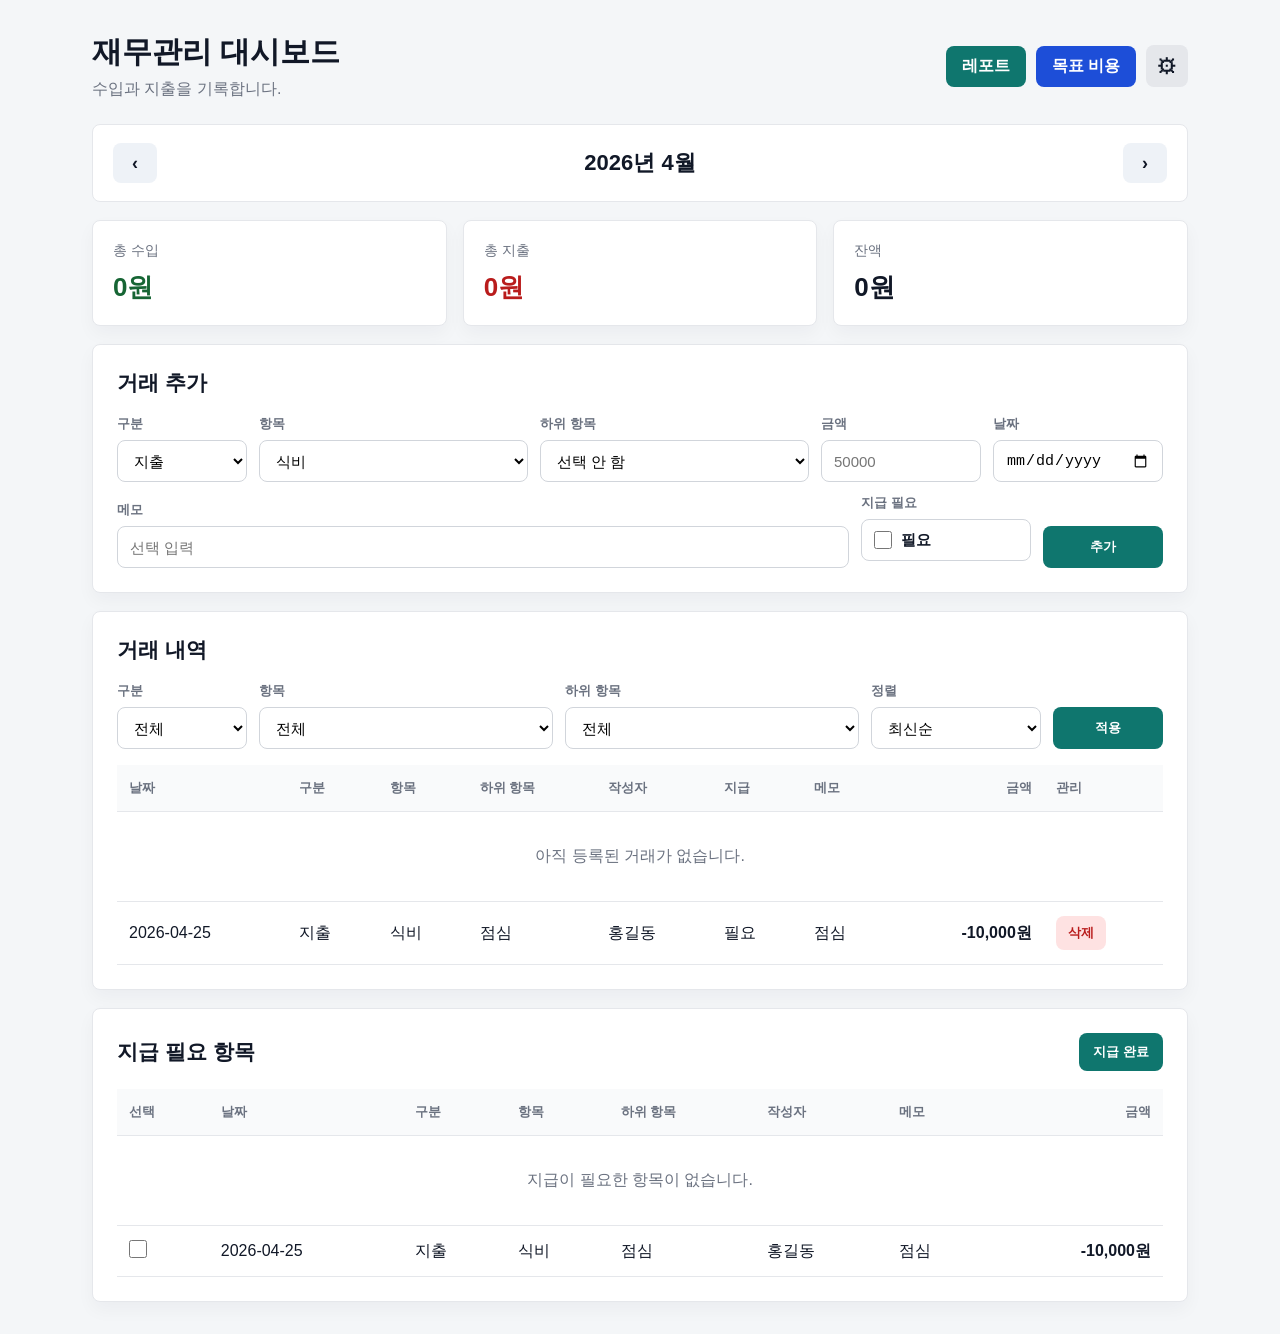
<file: src/main/resources/templates/dashboard.html>
<!DOCTYPE html>
<html lang="ko" xmlns:th="http://www.thymeleaf.org">
<head>
    <meta charset="UTF-8">
    <meta name="viewport" content="width=device-width, initial-scale=1.0">
    <title>대시보드</title>

    <style>
        :root {
            --bg: #f4f6f8;
            --panel: #ffffff;
            --line: #e5e7eb;
            --text: #111827;
            --muted: #6b7280;
            --primary: #0f766e;
            --primary-dark: #115e59;
            --income: #166534;
            --expense: #b91c1c;
        }

        * {
            box-sizing: border-box;
        }

        body {
            margin: 0;
            background: var(--bg);
            color: var(--text);
            font-family: Arial, sans-serif;
        }

        .container {
            max-width: 1160px;
            margin: 0 auto;
            padding: 32px;
        }

        .header {
            display: flex;
            justify-content: space-between;
            gap: 16px;
            align-items: center;
            margin-bottom: 24px;
        }

        .header h1 {
            margin: 0;
            font-size: 30px;
        }

        .header p {
            margin: 6px 0 0;
            color: var(--muted);
        }

        .nav-btn,
        .report-btn,
        .goal-btn,
        .settings-trigger,
        .menu-item,
        .logout-btn,
        .delete-btn,
        .complete-btn,
        .submit-btn {
            display: inline-flex;
            align-items: center;
            justify-content: center;
            border: none;
            border-radius: 8px;
            cursor: pointer;
            font-weight: 700;
            text-decoration: none;
            white-space: nowrap;
        }

        .logout-btn {
            padding: 10px 16px;
            background: #e5e7eb;
            color: var(--text);
        }

        .header-actions {
            display: flex;
            gap: 10px;
            align-items: center;
        }

        .settings-menu-wrap {
            position: relative;
        }

        .settings-trigger {
            width: 42px;
            height: 42px;
            background: #e5e7eb;
            color: var(--text);
            font-size: 20px;
        }

        .settings-popover {
            position: absolute;
            top: calc(100% + 8px);
            right: 0;
            z-index: 10;
            display: none;
            min-width: 150px;
            padding: 8px;
            background: #ffffff;
            border: 1px solid var(--line);
            border-radius: 8px;
            box-shadow: 0 16px 32px rgba(15, 23, 42, 0.16);
        }

        .settings-popover.open {
            display: block;
        }

        .menu-item {
            width: 100%;
            height: 38px;
            padding: 0 12px;
            background: transparent;
            color: var(--text);
            text-align: left;
        }

        .menu-item:hover {
            background: #f3f4f6;
        }

        .report-btn {
            padding: 10px 16px;
            background: var(--primary);
            color: #ffffff;
        }

        .goal-btn {
            padding: 10px 16px;
            background: #1d4ed8;
            color: #ffffff;
        }

        .month-bar {
            display: flex;
            align-items: center;
            justify-content: space-between;
            gap: 16px;
            margin-bottom: 18px;
            padding: 18px 20px;
            background: var(--panel);
            border: 1px solid var(--line);
            border-radius: 8px;
        }

        .month-title {
            margin: 0;
            font-size: 22px;
            text-align: center;
        }

        .nav-btn {
            min-width: 44px;
            height: 40px;
            padding: 0 14px;
            background: #eef2f7;
            color: var(--text);
            font-size: 18px;
        }

        .summary-grid {
            display: grid;
            grid-template-columns: repeat(3, 1fr);
            gap: 16px;
            margin-bottom: 18px;
        }

        .summary-card,
        .section {
            background: var(--panel);
            border: 1px solid var(--line);
            border-radius: 8px;
            box-shadow: 0 8px 18px rgba(15, 23, 42, 0.04);
        }

        .summary-card {
            padding: 20px;
        }

        .summary-card span {
            color: var(--muted);
            font-size: 14px;
        }

        .summary-card strong {
            display: block;
            margin-top: 10px;
            font-size: 26px;
        }

        .income {
            color: var(--income);
        }

        .expense {
            color: var(--expense);
        }

        .section {
            margin-top: 18px;
            padding: 24px;
        }

        .section-title {
            display: flex;
            justify-content: space-between;
            align-items: center;
            gap: 14px;
            margin-bottom: 18px;
        }

        .section-title h2 {
            margin: 0;
            font-size: 21px;
        }

        .transaction-form {
            display: grid;
            grid-template-columns: 130px 1fr 1fr 160px 170px;
            gap: 12px;
            align-items: end;
        }

        .filter-form {
            display: grid;
            grid-template-columns: 130px 1fr 1fr 170px 110px;
            gap: 12px;
            align-items: end;
            margin-bottom: 16px;
        }

        .memo-row {
            display: grid;
            grid-template-columns: 1fr 170px 120px;
            gap: 12px;
            margin-top: 12px;
            align-items: end;
        }

        label {
            display: block;
            color: var(--muted);
            font-size: 13px;
            font-weight: 700;
            margin-bottom: 7px;
        }

        input,
        select {
            width: 100%;
            height: 42px;
            border: 1px solid #d1d5db;
            border-radius: 8px;
            padding: 0 12px;
            font-size: 15px;
            background: #ffffff;
        }

        .checkbox-field {
            min-height: 42px;
            display: flex;
            align-items: center;
            gap: 9px;
            padding: 0 12px;
            border: 1px solid #d1d5db;
            border-radius: 8px;
            background: #ffffff;
            color: var(--text);
            font-size: 15px;
            font-weight: 700;
        }

        .checkbox-field input {
            width: 18px;
            height: 18px;
            margin: 0;
        }

        .submit-btn {
            height: 42px;
            background: var(--primary);
            color: white;
        }

        .submit-btn:hover,
        .complete-btn:hover {
            background: var(--primary-dark);
        }

        .delete-btn {
            height: 34px;
            padding: 0 12px;
            background: #fee2e2;
            color: #b91c1c;
        }

        .complete-btn {
            height: 38px;
            padding: 0 14px;
            background: var(--primary);
            color: #ffffff;
        }

        .select-check {
            width: 18px;
            height: 18px;
            margin: 0;
        }

        .table-wrap {
            overflow-x: auto;
        }

        table {
            width: 100%;
            min-width: 900px;
            border-collapse: collapse;
        }

        th,
        td {
            padding: 14px 12px;
            border-bottom: 1px solid var(--line);
            text-align: left;
            white-space: nowrap;
        }

        th {
            color: var(--muted);
            background: #f9fafb;
            font-size: 13px;
        }

        .amount {
            text-align: right;
            font-weight: 700;
        }

        .empty {
            padding: 34px 12px;
            color: var(--muted);
            text-align: center;
        }

        @media (max-width: 820px) {
            .container {
                padding: 22px 16px;
            }

            .header,
            .section-title {
                align-items: flex-start;
                flex-direction: column;
            }

            .header-actions,
            .month-bar {
                width: 100%;
            }

            .header-actions {
                justify-content: space-between;
            }

            .summary-grid,
            .transaction-form,
            .filter-form,
            .memo-row {
                grid-template-columns: 1fr;
            }
        }

        @media (max-width: 480px) {
            .container {
                padding: 16px 12px 24px;
            }

            .header {
                gap: 12px;
                margin-bottom: 16px;
            }

            .header h1 {
                font-size: 24px;
            }

            .header p {
                font-size: 14px;
                line-height: 1.4;
            }

            .header-actions {
                gap: 8px;
                justify-content: flex-start;
            }

            .report-btn,
            .goal-btn,
            .logout-btn {
                min-height: 38px;
                padding: 0 13px;
                font-size: 14px;
            }

            .settings-trigger {
                width: 38px;
                height: 38px;
                font-size: 18px;
            }

            .settings-popover {
                min-width: 132px;
            }

            .month-bar {
                gap: 10px;
                margin-bottom: 14px;
                padding: 12px;
            }

            .month-title {
                flex: 1;
                font-size: 19px;
            }

            .nav-btn {
                min-width: 38px;
                height: 36px;
                padding: 0 10px;
            }

            .summary-grid {
                gap: 10px;
                margin-bottom: 14px;
            }

            .summary-card {
                padding: 14px 16px;
            }

            .summary-card strong {
                margin-top: 6px;
                font-size: 22px;
            }

            .section {
                margin-top: 14px;
                padding: 16px;
            }

            .section-title {
                gap: 10px;
                margin-bottom: 14px;
            }

            .section-title h2 {
                font-size: 19px;
            }

            .transaction-form,
            .filter-form,
            .memo-row {
                gap: 10px;
            }

            input,
            select,
            .checkbox-field,
            .submit-btn {
                height: 38px;
                font-size: 14px;
            }

            input,
            select,
            .checkbox-field {
                border-radius: 7px;
                padding: 0 10px;
            }

            label {
                margin-bottom: 5px;
            }

            .complete-btn {
                width: 100%;
                height: 38px;
            }

            th,
            td {
                padding: 11px 10px;
            }
        }
    </style>

    <link rel="icon" href="/images/cash_mng_icon.png">
</head>
<body>

<div class="container">

    <div class="header">
        <div>
            <h1>재무관리 대시보드</h1>
            <p th:text="${userName != null ? userName + '님의 수입과 지출을 기록합니다.' : '수입과 지출을 기록합니다.'}">
                수입과 지출을 기록합니다.
            </p>
        </div>
        <div class="header-actions">
            <a class="report-btn" th:href="@{/report(month=${selectedMonth})}">레포트</a>
            <a class="goal-btn" href="/goals">목표 비용</a>
            <div class="settings-menu-wrap">
                <button class="settings-trigger" type="button" onclick="toggleSettingsMenu()" aria-label="설정 메뉴"
                        aria-expanded="false">
                    &#9881;
                </button>
                <div class="settings-popover" id="settingsPopover">
                    <a class="menu-item" href="/settings">설정</a>
                    <button class="menu-item" type="button" onclick="logout()">로그아웃</button>
                </div>
            </div>
        </div>
    </div>

    <div class="month-bar">
        <a class="nav-btn" th:href="@{/dashboard(month=${prevMonth})}" aria-label="이전달">‹</a>
        <h2 class="month-title" th:text="${displayMonth}">2026년 4월</h2>
        <a class="nav-btn" th:href="@{/dashboard(month=${nextMonth})}" aria-label="다음달">›</a>
    </div>

    <div class="summary-grid">
        <div class="summary-card">
            <span>총 수입</span>
            <strong class="income" th:text="${#numbers.formatDecimal(incomeTotal, 0, 'COMMA', 0, 'POINT')} + '원'">0원</strong>
        </div>
        <div class="summary-card">
            <span>총 지출</span>
            <strong class="expense" th:text="${#numbers.formatDecimal(expenseTotal, 0, 'COMMA', 0, 'POINT')} + '원'">0원</strong>
        </div>
        <div class="summary-card">
            <span>잔액</span>
            <strong th:text="${#numbers.formatDecimal(balance, 0, 'COMMA', 0, 'POINT')} + '원'">0원</strong>
        </div>
    </div>

    <section class="section">
        <div class="section-title">
            <h2>거래 추가</h2>
        </div>

        <form action="/transactions" method="post">
            <input type="hidden" name="returnMonth" th:value="${selectedMonth}">
            <div class="transaction-form">
                <div>
                    <label for="type">구분</label>
                    <select id="type" name="type" required>
                        <option th:each="typeOption : ${typeOptions}"
                                th:value="${typeOption.value}"
                                th:text="${typeOption.label}">
                            지출
                        </option>
                    </select>
                </div>

                <div>
                    <label for="category">항목</label>
                    <select id="category" name="category" onchange="syncSubcategoryOptions()" required>
                        <option th:each="category : ${categoryOptions}"
                                th:attr="data-category-id=${category.id}"
                                th:value="${category.label}"
                                th:text="${category.label}">
                            식비
                        </option>
                    </select>
                </div>

                <div>
                    <label for="subcategory">하위 항목</label>
                    <select id="subcategory" name="subcategory">
                        <option value="">선택 안 함</option>
                        <option th:each="subcategory : ${subcategoryOptions}"
                                th:attr="data-category-id=${subcategory.categoryId}"
                                th:value="${subcategory.label}"
                                th:text="${subcategory.label}">
                            점심
                        </option>
                    </select>
                </div>

                <div>
                    <label for="amount">금액</label>
                    <input id="amount" name="amount" type="number" min="1" step="1" placeholder="50000" required>
                </div>

                <div>
                    <label for="transactionDate">날짜</label>
                    <input id="transactionDate" name="transactionDate" type="date" th:value="${today}" required>
                </div>
            </div>

            <div class="memo-row">
                <div>
                    <label for="description">메모</label>
                    <input id="description" name="description" type="text" placeholder="선택 입력">
                </div>
                <div>
                    <label for="paymentRequired">지급 필요</label>
                    <label class="checkbox-field">
                        <input id="paymentRequired" name="paymentRequired" type="checkbox" value="true">
                        필요
                    </label>
                </div>
                <button class="submit-btn" type="submit">추가</button>
            </div>
        </form>
    </section>

    <section class="section">
        <div class="section-title">
            <h2>거래 내역</h2>
        </div>

        <form class="filter-form" th:action="@{/dashboard}" method="get">
            <input type="hidden" name="month" th:value="${selectedMonth}">
            <div>
                <label for="filterType">구분</label>
                <select id="filterType" name="filterType">
                    <option value="">전체</option>
                    <option value="EXPENSE" th:selected="${filterType != null and filterType.name() == 'EXPENSE'}">지출</option>
                    <option value="INCOME" th:selected="${filterType != null and filterType.name() == 'INCOME'}">수입</option>
                </select>
            </div>
            <div>
                <label for="filterCategory">항목</label>
                <select id="filterCategory" name="filterCategory" onchange="syncFilterSubcategoryOptions()">
                    <option value="">전체</option>
                    <option th:each="category : ${categoryOptions}"
                            th:attr="data-category-id=${category.id}"
                            th:value="${category.label}"
                            th:selected="${category.label == filterCategory}"
                            th:text="${category.label}">
                        식비
                    </option>
                </select>
            </div>
            <div>
                <label for="filterSubcategory">하위 항목</label>
                <select id="filterSubcategory" name="filterSubcategory">
                    <option value="">전체</option>
                    <option th:each="subcategory : ${subcategoryOptions}"
                            th:attr="data-category-id=${subcategory.categoryId}"
                            th:value="${subcategory.label}"
                            th:selected="${subcategory.label == filterSubcategory}"
                            th:text="${subcategory.label}">
                        점심
                    </option>
                </select>
            </div>
            <div>
                <label for="sort">정렬</label>
                <select id="sort" name="sort">
                    <option value="dateDesc" th:selected="${sort == 'dateDesc'}">최신순</option>
                    <option value="dateAsc" th:selected="${sort == 'dateAsc'}">오래된순</option>
                    <option value="amountDesc" th:selected="${sort == 'amountDesc'}">금액 높은순</option>
                    <option value="amountAsc" th:selected="${sort == 'amountAsc'}">금액 낮은순</option>
                    <option value="categoryAsc" th:selected="${sort == 'categoryAsc'}">항목순</option>
                </select>
            </div>
            <button class="submit-btn" type="submit">적용</button>
        </form>

        <div class="table-wrap">
            <table>
                <thead>
                <tr>
                    <th>날짜</th>
                    <th>구분</th>
                    <th>항목</th>
                    <th>하위 항목</th>
                    <th>작성자</th>
                    <th>지급</th>
                    <th>메모</th>
                    <th class="amount">금액</th>
                    <th>관리</th>
                </tr>
                </thead>
                <tbody>
                <tr th:if="${#lists.isEmpty(transactions)}">
                    <td class="empty" colspan="9">아직 등록된 거래가 없습니다.</td>
                </tr>
                <tr th:each="transaction : ${transactions}">
                    <td th:text="${transaction.transactionDate}">2026-04-25</td>
                    <td th:class="${transaction.type.name() == 'INCOME' ? 'income' : 'expense'}"
                        th:text="${transaction.type.name() == 'INCOME' ? '수입' : '지출'}">지출</td>
                    <td th:text="${transaction.category}">식비</td>
                    <td th:text="${transaction.subcategory != null and !transaction.subcategory.isBlank() ? transaction.subcategory : '-'}">점심</td>
                    <td th:text="${transaction.createdByName}">홍길동</td>
                    <td th:text="${transaction.paymentRequired ? '필요' : (transaction.paymentCompleted ? '완료' : '-')}">필요</td>
                    <td th:text="${transaction.description}">점심</td>
                    <td class="amount"
                        th:classappend="${transaction.type.name() == 'INCOME' ? ' income' : ' expense'}"
                        th:text="${(transaction.type.name() == 'INCOME' ? '+' : '-') + #numbers.formatDecimal(transaction.amount, 0, 'COMMA', 0, 'POINT') + '원'}">
                        -10,000원
                    </td>
                    <td>
                        <form th:action="@{/transactions/{transactionId}/delete(transactionId=${transaction.transactionId})}"
                              method="post">
                            <input type="hidden" name="returnMonth" th:value="${selectedMonth}">
                            <button class="delete-btn" type="submit">삭제</button>
                        </form>
                    </td>
                </tr>
                </tbody>
            </table>
        </div>
    </section>

    <section class="section">
        <div class="section-title">
            <h2>지급 필요 항목</h2>
            <button class="complete-btn" type="submit" form="paymentCompleteForm">지급 완료</button>
        </div>

        <form id="paymentCompleteForm" action="/transactions/payment-complete" method="post">
            <input type="hidden" name="returnMonth" th:value="${selectedMonth}">
            <div class="table-wrap">
                <table>
                    <thead>
                    <tr>
                        <th>선택</th>
                        <th>날짜</th>
                        <th>구분</th>
                        <th>항목</th>
                        <th>하위 항목</th>
                        <th>작성자</th>
                        <th>메모</th>
                        <th class="amount">금액</th>
                    </tr>
                    </thead>
                    <tbody>
                    <tr th:if="${#lists.isEmpty(paymentRequiredTransactions)}">
                        <td class="empty" colspan="8">지급이 필요한 항목이 없습니다.</td>
                    </tr>
                    <tr th:each="transaction : ${paymentRequiredTransactions}">
                        <td>
                            <input class="select-check" name="transactionIds" type="checkbox"
                                   th:value="${transaction.transactionId}">
                        </td>
                        <td th:text="${transaction.transactionDate}">2026-04-25</td>
                        <td th:class="${transaction.type.name() == 'INCOME' ? 'income' : 'expense'}"
                            th:text="${transaction.type.name() == 'INCOME' ? '수입' : '지출'}">지출</td>
                        <td th:text="${transaction.category}">식비</td>
                        <td th:text="${transaction.subcategory != null and !transaction.subcategory.isBlank() ? transaction.subcategory : '-'}">점심</td>
                        <td th:text="${transaction.createdByName}">홍길동</td>
                        <td th:text="${transaction.description}">점심</td>
                        <td class="amount"
                            th:classappend="${transaction.type.name() == 'INCOME' ? ' income' : ' expense'}"
                            th:text="${(transaction.type.name() == 'INCOME' ? '+' : '-') + #numbers.formatDecimal(transaction.amount, 0, 'COMMA', 0, 'POINT') + '원'}">
                            -10,000원
                        </td>
                    </tr>
                    </tbody>
                </table>
            </div>
        </form>
    </section>

</div>

<script>
    function toggleSettingsMenu() {
        const popover = document.getElementById("settingsPopover");
        const trigger = document.querySelector(".settings-trigger");
        const isOpen = popover.classList.toggle("open");
        trigger.setAttribute("aria-expanded", String(isOpen));
    }

    function logout() {
        fetch("/api/auth/logout", {
            method: "POST"
        }).then(() => {
            location.href = "/login";
        });
    }

    function syncSubcategoryOptions() {
        syncDependentSelect("category", "subcategory");
    }

    function syncFilterSubcategoryOptions() {
        syncDependentSelect("filterCategory", "filterSubcategory");
    }

    function syncDependentSelect(categorySelectId, subcategorySelectId) {
        const categorySelect = document.getElementById(categorySelectId);
        const subcategorySelect = document.getElementById(subcategorySelectId);
        const selectedOption = categorySelect.options[categorySelect.selectedIndex];
        const selectedCategoryId = selectedOption ? selectedOption.dataset.categoryId : "";
        let visibleSelected = false;

        Array.from(subcategorySelect.options).forEach((option) => {
            if (!option.value) {
                option.hidden = false;
                return;
            }

            const visible = !selectedCategoryId || option.dataset.categoryId === selectedCategoryId;
            option.hidden = !visible;
            if (visible && option.selected) {
                visibleSelected = true;
            }
        });

        if (!visibleSelected) {
            subcategorySelect.value = "";
        }
    }

    document.addEventListener("click", (event) => {
        const menuWrap = document.querySelector(".settings-menu-wrap");
        const popover = document.getElementById("settingsPopover");
        const trigger = document.querySelector(".settings-trigger");

        if (!menuWrap.contains(event.target)) {
            popover.classList.remove("open");
            trigger.setAttribute("aria-expanded", "false");
        }
    });

    syncSubcategoryOptions();
    syncFilterSubcategoryOptions();

</script>

</body>
</html>
</file>
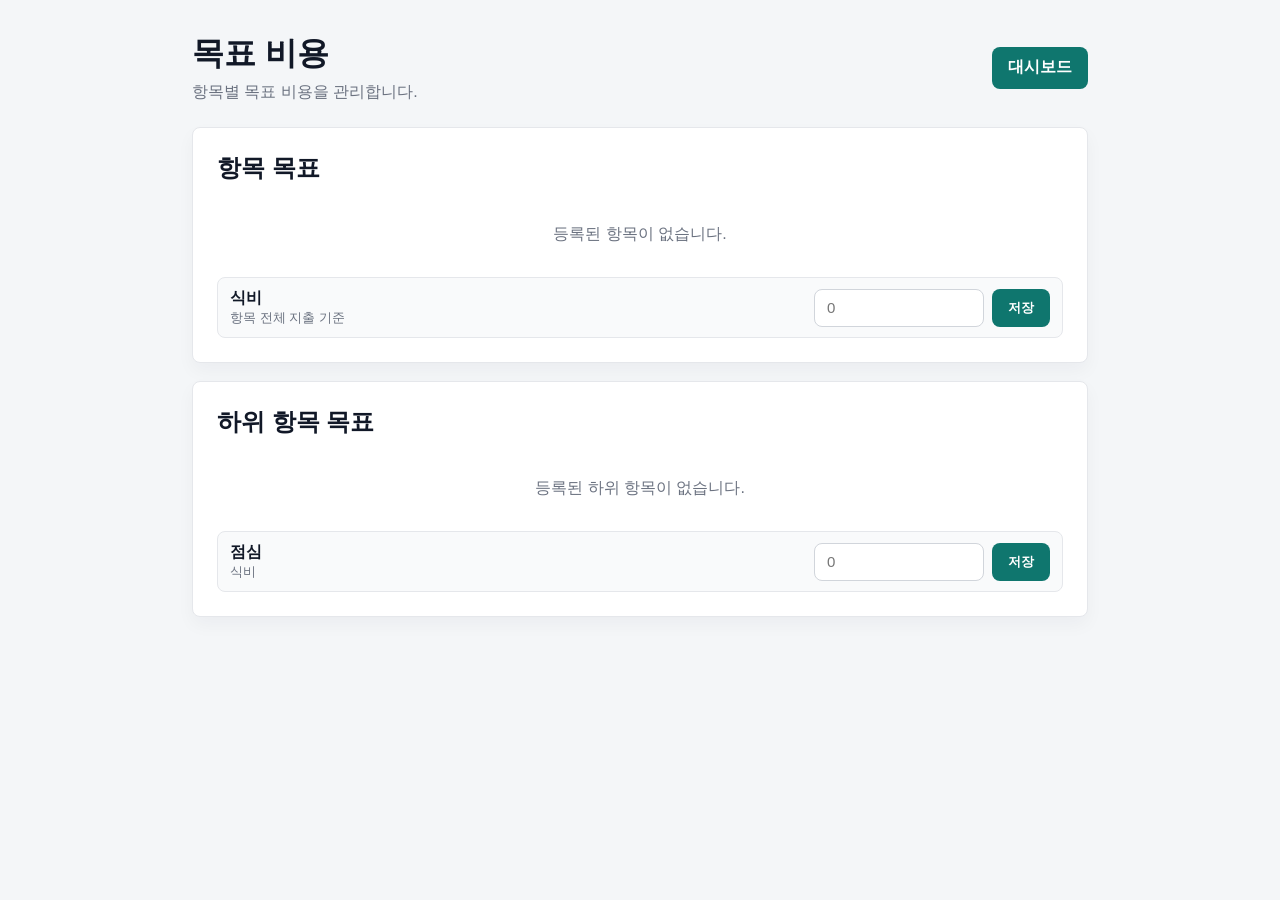
<file: src/main/resources/templates/goals.html>
<!DOCTYPE html>
<html lang="ko" xmlns:th="http://www.thymeleaf.org">
<head>
    <meta charset="UTF-8">
    <meta name="viewport" content="width=device-width, initial-scale=1.0">
    <title>목표 비용</title>

    <style>
        :root {
            --bg: #f4f6f8;
            --panel: #ffffff;
            --line: #e5e7eb;
            --text: #111827;
            --muted: #6b7280;
            --primary: #0f766e;
            --primary-dark: #115e59;
        }

        * {
            box-sizing: border-box;
        }

        body {
            margin: 0;
            background: var(--bg);
            color: var(--text);
            font-family: Arial, sans-serif;
        }

        .container {
            max-width: 960px;
            margin: 0 auto;
            padding: 32px;
        }

        .header,
        .section-title,
        .goal-row {
            display: flex;
            align-items: center;
            justify-content: space-between;
            gap: 14px;
        }

        .header {
            margin-bottom: 24px;
        }

        .header h1,
        .section-title h2 {
            margin: 0;
        }

        .header p {
            margin: 6px 0 0;
            color: var(--muted);
        }

        .dashboard-btn,
        .save-btn {
            display: inline-flex;
            align-items: center;
            justify-content: center;
            height: 42px;
            border: none;
            border-radius: 8px;
            cursor: pointer;
            font-weight: 700;
            text-decoration: none;
            white-space: nowrap;
        }

        .dashboard-btn,
        .save-btn {
            padding: 0 16px;
            background: var(--primary);
            color: #ffffff;
        }

        .dashboard-btn:hover,
        .save-btn:hover {
            background: var(--primary-dark);
        }

        .section {
            margin-top: 18px;
            padding: 24px;
            background: var(--panel);
            border: 1px solid var(--line);
            border-radius: 8px;
            box-shadow: 0 8px 18px rgba(15, 23, 42, 0.04);
        }

        .section-title {
            margin-bottom: 18px;
        }

        .goal-list {
            display: grid;
            gap: 10px;
        }

        .goal-row {
            min-height: 52px;
            padding: 10px 12px;
            background: #f9fafb;
            border: 1px solid var(--line);
            border-radius: 8px;
        }

        .goal-label {
            font-weight: 700;
        }

        .goal-meta {
            color: var(--muted);
            font-size: 13px;
        }

        .goal-form {
            display: flex;
            align-items: center;
            gap: 8px;
        }

        input {
            width: 170px;
            height: 38px;
            border: 1px solid #d1d5db;
            border-radius: 8px;
            padding: 0 12px;
            background: #ffffff;
            font-size: 15px;
        }

        .save-btn {
            height: 38px;
        }

        .empty {
            padding: 22px 12px;
            color: var(--muted);
            text-align: center;
        }

        @media (max-width: 720px) {
            .container {
                padding: 22px 16px;
            }

            .header,
            .section-title,
            .goal-row,
            .goal-form {
                align-items: stretch;
                flex-direction: column;
            }

            input,
            .dashboard-btn,
            .save-btn {
                width: 100%;
            }
        }
    </style>

    <link rel="icon" href="/images/cash_mng_icon.png">
</head>
<body>

<div class="container">
    <div class="header">
        <div>
            <h1>목표 비용</h1>
            <p th:text="${userName != null ? userName + '님의 항목별 목표 비용을 관리합니다.' : '항목별 목표 비용을 관리합니다.'}">
                항목별 목표 비용을 관리합니다.
            </p>
        </div>
        <a class="dashboard-btn" href="/dashboard">대시보드</a>
    </div>

    <section class="section">
        <div class="section-title">
            <h2>항목 목표</h2>
        </div>

        <div class="goal-list">
            <div th:if="${#lists.isEmpty(categoryOptions)}" class="empty">등록된 항목이 없습니다.</div>
            <div class="goal-row" th:each="category : ${categoryOptions}">
                <div>
                    <div class="goal-label" th:text="${category.label}">식비</div>
                    <div class="goal-meta">항목 전체 지출 기준</div>
                </div>
                <form class="goal-form" action="/goals" method="post">
                    <input type="hidden" name="categoryOptionId" th:value="${category.id}">
                    <input name="targetAmount" type="number" min="0" step="1" placeholder="0"
                           th:value="${goalMap[category.id + ':'] != null ? goalMap[category.id + ':'].targetAmount : ''}"
                           required>
                    <button class="save-btn" type="submit">저장</button>
                </form>
            </div>
        </div>
    </section>

    <section class="section">
        <div class="section-title">
            <h2>하위 항목 목표</h2>
        </div>

        <div class="goal-list">
            <div th:if="${#lists.isEmpty(subcategoryOptions)}" class="empty">등록된 하위 항목이 없습니다.</div>
            <div class="goal-row" th:each="subcategory : ${subcategoryOptions}">
                <div>
                    <div class="goal-label" th:text="${subcategory.label}">점심</div>
                    <div class="goal-meta" th:text="${subcategory.categoryLabel}">식비</div>
                </div>
                <form class="goal-form" action="/goals" method="post">
                    <input type="hidden" name="categoryOptionId" th:value="${subcategory.categoryId}">
                    <input type="hidden" name="subcategoryOptionId" th:value="${subcategory.id}">
                    <input name="targetAmount" type="number" min="0" step="1" placeholder="0"
                           th:value="${goalMap[subcategory.categoryId + ':' + subcategory.id] != null ? goalMap[subcategory.categoryId + ':' + subcategory.id].targetAmount : ''}"
                           required>
                    <button class="save-btn" type="submit">저장</button>
                </form>
            </div>
        </div>
    </section>
</div>

</body>
</html>
</file>
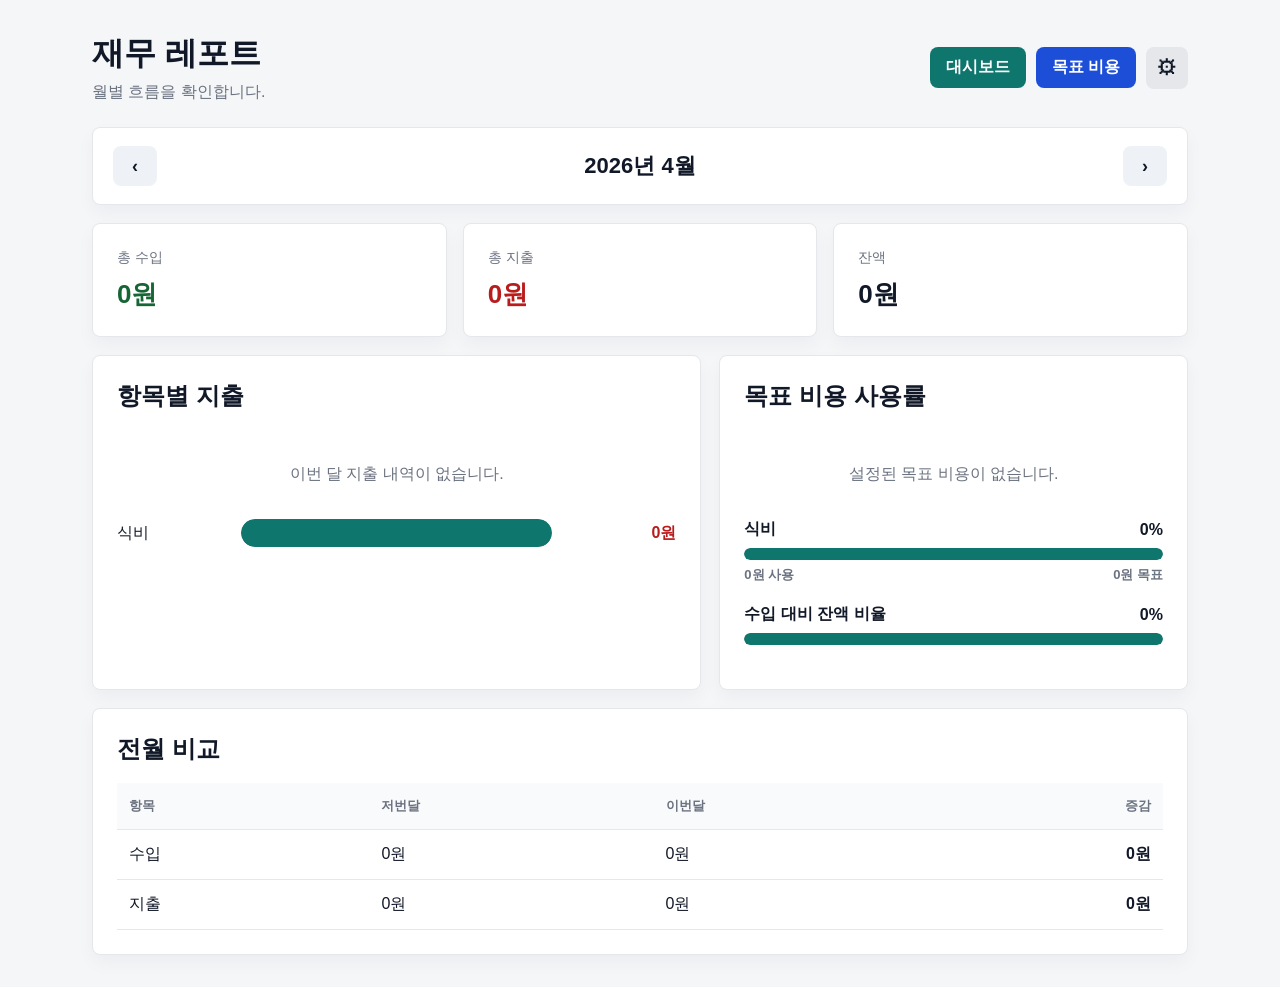
<file: src/main/resources/templates/report.html>
<!DOCTYPE html>
<html lang="ko" xmlns:th="http://www.thymeleaf.org">
<head>
    <meta charset="UTF-8">
    <meta name="viewport" content="width=device-width, initial-scale=1.0">
    <title>재무 레포트</title>

    <style>
        :root {
            --bg: #f4f6f8;
            --panel: #ffffff;
            --line: #e5e7eb;
            --text: #111827;
            --muted: #6b7280;
            --primary: #0f766e;
            --income: #166534;
            --expense: #b91c1c;
        }

        * {
            box-sizing: border-box;
        }

        body {
            margin: 0;
            background: var(--bg);
            color: var(--text);
            font-family: Arial, sans-serif;
        }

        .container {
            max-width: 1160px;
            margin: 0 auto;
            padding: 32px;
        }

        .header,
        .month-bar,
        .section-title,
        .goal-title {
            display: flex;
            align-items: center;
            justify-content: space-between;
            gap: 16px;
        }

        .header {
            margin-bottom: 24px;
        }

        .header h1,
        .month-title,
        .section-title h2 {
            margin: 0;
        }

        .header p {
            margin: 6px 0 0;
            color: var(--muted);
        }

        .header-actions {
            display: flex;
            gap: 10px;
            align-items: center;
        }

        .nav-btn,
        .dashboard-btn,
        .goal-btn,
        .settings-trigger,
        .menu-item,
        .logout-btn {
            display: inline-flex;
            align-items: center;
            justify-content: center;
            border: none;
            border-radius: 8px;
            cursor: pointer;
            font-weight: 700;
            text-decoration: none;
            white-space: nowrap;
        }

        .dashboard-btn {
            padding: 10px 16px;
            background: var(--primary);
            color: #ffffff;
        }

        .goal-btn {
            padding: 10px 16px;
            background: #1d4ed8;
            color: #ffffff;
        }

        .logout-btn {
            padding: 10px 16px;
            background: #e5e7eb;
            color: var(--text);
        }

        .settings-menu-wrap {
            position: relative;
        }

        .settings-trigger {
            width: 42px;
            height: 42px;
            background: #e5e7eb;
            color: var(--text);
            font-size: 20px;
        }

        .settings-popover {
            position: absolute;
            top: calc(100% + 8px);
            right: 0;
            z-index: 10;
            display: none;
            min-width: 150px;
            padding: 8px;
            background: #ffffff;
            border: 1px solid var(--line);
            border-radius: 8px;
            box-shadow: 0 16px 32px rgba(15, 23, 42, 0.16);
        }

        .settings-popover.open {
            display: block;
        }

        .menu-item {
            width: 100%;
            height: 38px;
            padding: 0 12px;
            background: transparent;
            color: var(--text);
            text-align: left;
        }

        .menu-item:hover {
            background: #f3f4f6;
        }

        .month-bar,
        .card {
            background: var(--panel);
            border: 1px solid var(--line);
            border-radius: 8px;
            box-shadow: 0 8px 18px rgba(15, 23, 42, 0.04);
        }

        .month-bar {
            margin-bottom: 18px;
            padding: 18px 20px;
        }

        .month-title {
            font-size: 22px;
            text-align: center;
        }

        .nav-btn {
            min-width: 44px;
            height: 40px;
            padding: 0 14px;
            background: #eef2f7;
            color: var(--text);
            font-size: 18px;
        }

        .summary-grid {
            display: grid;
            grid-template-columns: repeat(3, 1fr);
            gap: 16px;
            margin-bottom: 18px;
        }

        .card {
            padding: 24px;
        }

        .metric span {
            color: var(--muted);
            font-size: 14px;
        }

        .metric strong {
            display: block;
            margin-top: 10px;
            font-size: 26px;
        }

        .content-grid {
            display: grid;
            grid-template-columns: 1.3fr 1fr;
            gap: 18px;
        }

        .section-title {
            margin-bottom: 18px;
        }

        .bar-row {
            display: grid;
            grid-template-columns: 110px 1fr 110px;
            gap: 14px;
            align-items: center;
            margin-bottom: 14px;
        }

        .bar-bg,
        .progress-bg {
            overflow: hidden;
            background: #e5e7eb;
            border-radius: 999px;
        }

        .bar-bg {
            height: 28px;
        }

        .bar-fill,
        .progress-fill {
            height: 100%;
            border-radius: 999px;
            background: var(--primary);
        }

        table {
            width: 100%;
            border-collapse: collapse;
        }

        th,
        td {
            padding: 14px 12px;
            border-bottom: 1px solid var(--line);
            text-align: left;
            white-space: nowrap;
        }

        th {
            color: var(--muted);
            background: #f9fafb;
            font-size: 13px;
        }

        .amount {
            text-align: right;
            font-weight: 700;
        }

        .income {
            color: var(--income);
        }

        .expense {
            color: var(--expense);
        }

        .goal-row {
            margin-bottom: 20px;
        }

        .goal-title {
            margin-bottom: 8px;
            font-weight: 700;
        }

        .progress-bg {
            height: 12px;
        }

        .empty {
            padding: 34px 12px;
            color: var(--muted);
            text-align: center;
        }

        @media (max-width: 900px) {
            .container {
                padding: 22px 16px;
            }

            .header,
            .section-title {
                align-items: flex-start;
                flex-direction: column;
            }

            .header-actions,
            .month-bar {
                width: 100%;
            }

            .header-actions {
                justify-content: space-between;
            }

            .summary-grid,
            .content-grid {
                grid-template-columns: 1fr;
            }

            .bar-row {
                grid-template-columns: 90px 1fr;
            }

            .bar-row .amount {
                grid-column: 2;
                text-align: left;
            }
        }

        @media (max-width: 480px) {
            .container {
                padding: 16px 12px 24px;
            }

            .header {
                gap: 12px;
                margin-bottom: 16px;
            }

            .header h1 {
                font-size: 24px;
            }

            .header p {
                font-size: 14px;
                line-height: 1.4;
            }

            .header-actions {
                gap: 8px;
                justify-content: flex-start;
            }

            .dashboard-btn,
            .goal-btn,
            .logout-btn {
                min-height: 38px;
                padding: 0 13px;
                font-size: 14px;
            }

            .settings-trigger {
                width: 38px;
                height: 38px;
                font-size: 18px;
            }

            .settings-popover {
                min-width: 132px;
            }

            .month-bar {
                gap: 10px;
                margin-bottom: 14px;
                padding: 12px;
            }

            .month-title {
                flex: 1;
                font-size: 19px;
            }

            .nav-btn {
                min-width: 38px;
                height: 36px;
                padding: 0 10px;
            }

            .summary-grid,
            .content-grid {
                gap: 10px;
                margin-bottom: 14px;
            }

            .card {
                padding: 16px;
            }

            .metric strong {
                margin-top: 6px;
                font-size: 22px;
            }

            .section-title {
                gap: 10px;
                margin-bottom: 14px;
            }

            .section-title h2 {
                font-size: 19px;
            }

            .bar-row {
                gap: 8px 10px;
                margin-bottom: 12px;
            }

            th,
            td {
                padding: 11px 10px;
            }
        }
    </style>

    <link rel="icon" href="/images/cash_mng_icon.png">
</head>
<body>

<div class="container">
    <div class="header">
        <div>
            <h1>재무 레포트</h1>
            <p th:text="${userName != null ? userName + '님의 월별 흐름을 확인합니다.' : '월별 흐름을 확인합니다.'}">
                월별 흐름을 확인합니다.
            </p>
        </div>
        <div class="header-actions">
            <a class="dashboard-btn" th:href="@{/dashboard(month=${selectedMonth})}">대시보드</a>
            <a class="goal-btn" href="/goals">목표 비용</a>
            <div class="settings-menu-wrap">
                <button class="settings-trigger" type="button" onclick="toggleSettingsMenu()" aria-label="설정 메뉴"
                        aria-expanded="false">
                    &#9881;
                </button>
                <div class="settings-popover" id="settingsPopover">
                    <a class="menu-item" href="/settings">설정</a>
                    <button class="menu-item" type="button" onclick="logout()">로그아웃</button>
                </div>
            </div>
        </div>
    </div>

    <div class="month-bar">
        <a class="nav-btn" th:href="@{/report(month=${prevMonth})}" aria-label="이전달">‹</a>
        <h2 class="month-title" th:text="${displayMonth}">2026년 4월</h2>
        <a class="nav-btn" th:href="@{/report(month=${nextMonth})}" aria-label="다음달">›</a>
    </div>

    <div class="summary-grid">
        <div class="card metric">
            <span>총 수입</span>
            <strong class="income" th:text="${#numbers.formatDecimal(incomeTotal, 0, 'COMMA', 0, 'POINT')} + '원'">0원</strong>
        </div>
        <div class="card metric">
            <span>총 지출</span>
            <strong class="expense" th:text="${#numbers.formatDecimal(expenseTotal, 0, 'COMMA', 0, 'POINT')} + '원'">0원</strong>
        </div>
        <div class="card metric">
            <span>잔액</span>
            <strong th:text="${#numbers.formatDecimal(balance, 0, 'COMMA', 0, 'POINT')} + '원'">0원</strong>
        </div>
    </div>

    <div class="content-grid">
        <section class="card">
            <div class="section-title">
                <h2>항목별 지출</h2>
            </div>

            <div th:if="${#lists.isEmpty(expenseCategoryTotals)}" class="empty">
                이번 달 지출 내역이 없습니다.
            </div>

            <div class="bar-row" th:each="categoryTotal : ${expenseCategoryTotals}">
                <div th:text="${categoryTotal.category}">식비</div>
                <div class="bar-bg">
                    <div class="bar-fill" th:style="'width: ' + ${categoryTotal.percent} + '%;'"></div>
                </div>
                <div class="amount expense"
                     th:text="${#numbers.formatDecimal(categoryTotal.amount, 0, 'COMMA', 0, 'POINT')} + '원'">
                    0원
                </div>
            </div>
        </section>

        <section class="card">
            <div class="section-title">
                <h2>목표 비용 사용률</h2>
            </div>

            <div th:if="${#lists.isEmpty(goalProgressList)}" class="empty">
                설정된 목표 비용이 없습니다.
            </div>

            <div class="goal-row" th:each="goal : ${goalProgressList}">
                <div class="goal-title">
                    <span th:text="${goal.subcategory != null ? goal.category + ' / ' + goal.subcategory : goal.category}">식비</span>
                    <span th:text="${goal.percent} + '%'">0%</span>
                </div>
                <div class="progress-bg">
                    <div class="progress-fill" th:style="'width: ' + ${goal.percent} + '%;'"></div>
                </div>
                <div class="goal-title" style="margin-top: 6px; color: var(--muted); font-size: 13px;">
                    <span th:text="${#numbers.formatDecimal(goal.usedAmount, 0, 'COMMA', 0, 'POINT')} + '원 사용'">0원 사용</span>
                    <span th:text="${#numbers.formatDecimal(goal.targetAmount, 0, 'COMMA', 0, 'POINT')} + '원 목표'">0원 목표</span>
                </div>
            </div>

            <div class="goal-row">
                <div class="goal-title">
                    <span>수입 대비 잔액 비율</span>
                    <span th:text="${savingRatePercent} + '%'">0%</span>
                </div>
                <div class="progress-bg">
                    <div class="progress-fill" th:style="'width: ' + ${savingRatePercent} + '%;'"></div>
                </div>
            </div>
        </section>
    </div>

    <section class="card" style="margin-top: 18px;">
        <div class="section-title">
            <h2>전월 비교</h2>
        </div>

        <table>
            <thead>
            <tr>
                <th>항목</th>
                <th th:text="${previousDisplayMonth}">저번달</th>
                <th th:text="${displayMonth}">이번달</th>
                <th class="amount">증감</th>
            </tr>
            </thead>
            <tbody>
            <tr>
                <td>수입</td>
                <td th:text="${#numbers.formatDecimal(previousIncomeTotal, 0, 'COMMA', 0, 'POINT')} + '원'">0원</td>
                <td th:text="${#numbers.formatDecimal(incomeTotal, 0, 'COMMA', 0, 'POINT')} + '원'">0원</td>
                <td class="amount"
                    th:classappend="${incomeDifference.compareTo(T(java.math.BigDecimal).ZERO) >= 0 ? ' income' : ' expense'}"
                    th:text="${(incomeDifference.compareTo(T(java.math.BigDecimal).ZERO) >= 0 ? '+' : '') + #numbers.formatDecimal(incomeDifference, 0, 'COMMA', 0, 'POINT') + '원'}">
                    0원
                </td>
            </tr>
            <tr>
                <td>지출</td>
                <td th:text="${#numbers.formatDecimal(previousExpenseTotal, 0, 'COMMA', 0, 'POINT')} + '원'">0원</td>
                <td th:text="${#numbers.formatDecimal(expenseTotal, 0, 'COMMA', 0, 'POINT')} + '원'">0원</td>
                <td class="amount"
                    th:classappend="${expenseDifference.compareTo(T(java.math.BigDecimal).ZERO) >= 0 ? ' expense' : ' income'}"
                    th:text="${(expenseDifference.compareTo(T(java.math.BigDecimal).ZERO) >= 0 ? '+' : '') + #numbers.formatDecimal(expenseDifference, 0, 'COMMA', 0, 'POINT') + '원'}">
                    0원
                </td>
            </tr>
            </tbody>
        </table>
    </section>
</div>

<script>
    function toggleSettingsMenu() {
        const popover = document.getElementById("settingsPopover");
        const trigger = document.querySelector(".settings-trigger");
        const isOpen = popover.classList.toggle("open");
        trigger.setAttribute("aria-expanded", String(isOpen));
    }

    function logout() {
        fetch("/api/auth/logout", {
            method: "POST"
        }).then(() => {
            location.href = "/login";
        });
    }

    document.addEventListener("click", (event) => {
        const menuWrap = document.querySelector(".settings-menu-wrap");
        const popover = document.getElementById("settingsPopover");
        const trigger = document.querySelector(".settings-trigger");

        if (!menuWrap.contains(event.target)) {
            popover.classList.remove("open");
            trigger.setAttribute("aria-expanded", "false");
        }
    });
</script>

</body>
</html>
</file>
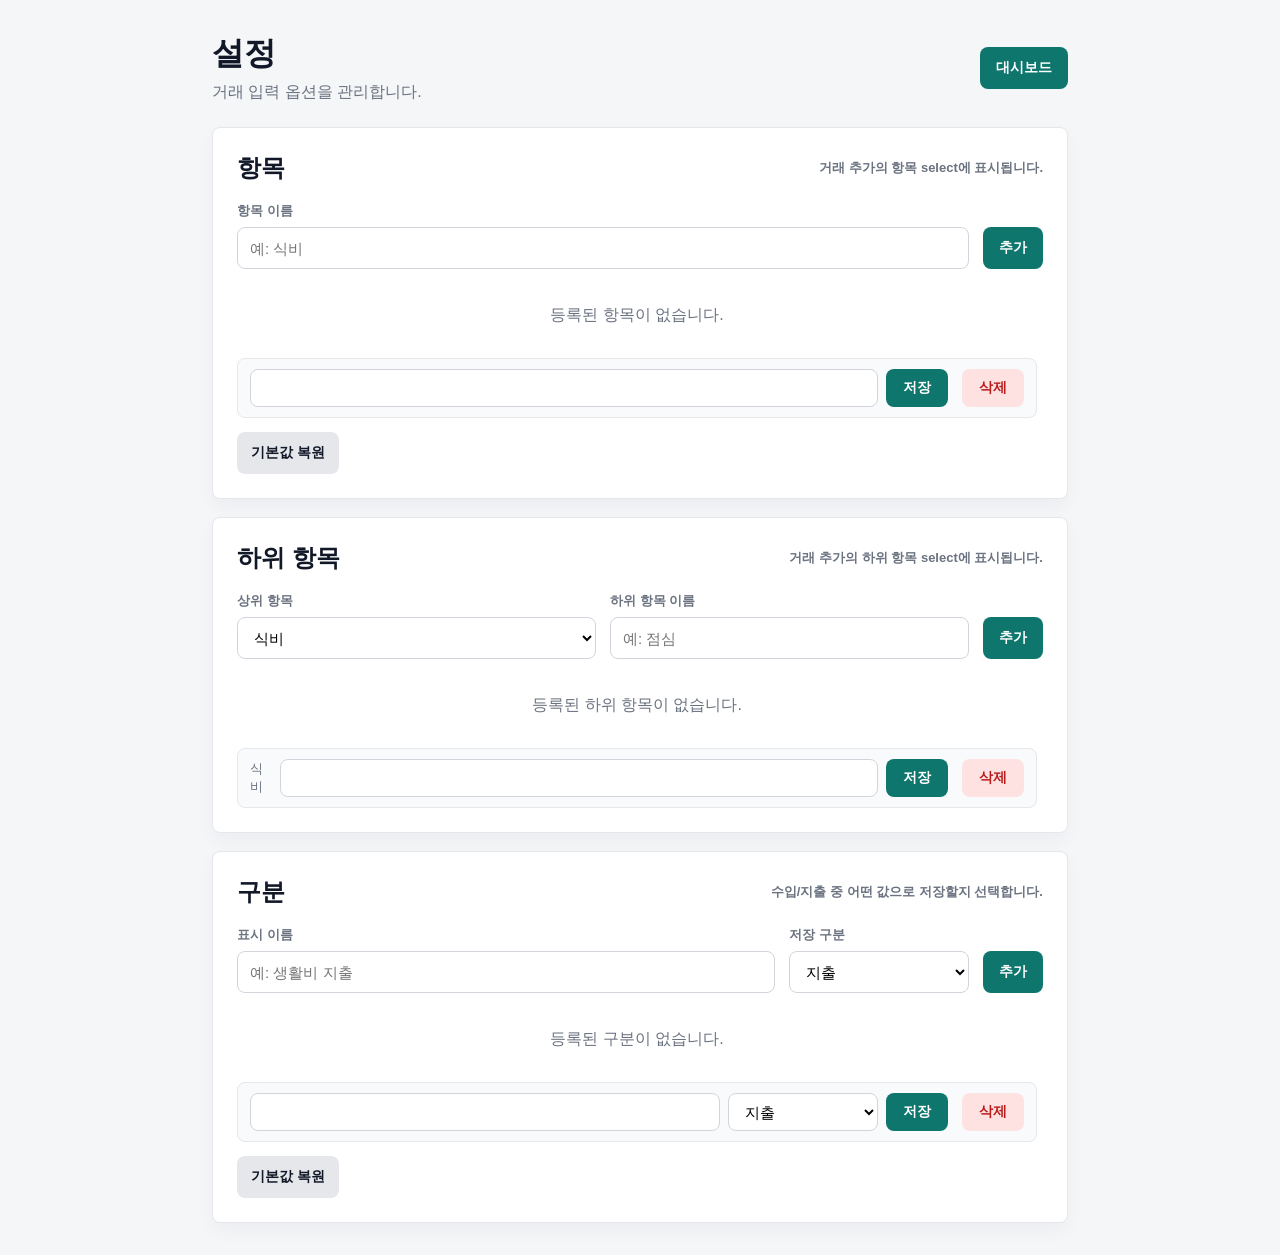
<file: src/main/resources/templates/settings.html>
<!DOCTYPE html>
<html lang="ko" xmlns:th="http://www.thymeleaf.org">
<head>
    <meta charset="UTF-8">
    <meta name="viewport" content="width=device-width, initial-scale=1.0">
    <title>설정</title>

    <style>
        :root {
            --bg: #f4f6f8;
            --panel: #ffffff;
            --line: #e5e7eb;
            --text: #111827;
            --muted: #6b7280;
            --primary: #0f766e;
            --primary-dark: #115e59;
            --danger: #b91c1c;
        }

        * {
            box-sizing: border-box;
        }

        body {
            margin: 0;
            background: var(--bg);
            color: var(--text);
            font-family: Arial, sans-serif;
        }

        .container {
            max-width: 920px;
            margin: 0 auto;
            padding: 32px;
        }

        .header,
        .section-title,
        .option-row,
        .settings-form {
            display: flex;
            align-items: center;
            justify-content: space-between;
            gap: 14px;
        }

        .header {
            margin-bottom: 24px;
        }

        .header h1,
        .section-title h2 {
            margin: 0;
        }

        .header p {
            margin: 6px 0 0;
            color: var(--muted);
        }

        .dashboard-btn,
        .add-btn,
        .save-btn,
        .remove-btn,
        .reset-btn {
            display: inline-flex;
            align-items: center;
            justify-content: center;
            height: 42px;
            border: none;
            border-radius: 8px;
            cursor: pointer;
            font-weight: 700;
            text-decoration: none;
            white-space: nowrap;
            font-size: 14px;
        }

        .dashboard-btn,
        .add-btn {
            padding: 0 16px;
            background: var(--primary);
            color: #ffffff;
        }

        .dashboard-btn:hover,
        .add-btn:hover {
            background: var(--primary-dark);
        }

        .section {
            margin-top: 18px;
            padding: 24px;
            background: var(--panel);
            border: 1px solid var(--line);
            border-radius: 8px;
            box-shadow: 0 8px 18px rgba(15, 23, 42, 0.04);
        }

        .section-title {
            margin-bottom: 18px;
        }

        .section-title span {
            color: var(--muted);
            font-size: 13px;
            font-weight: 700;
        }

        .settings-form {
            margin-bottom: 14px;
            align-items: end;
        }

        .field {
            flex: 1;
        }

        .type-value-field {
            max-width: 180px;
        }

        label {
            display: block;
            margin-bottom: 7px;
            color: var(--muted);
            font-size: 13px;
            font-weight: 700;
        }

        input,
        select {
            width: 100%;
            height: 42px;
            border: 1px solid #d1d5db;
            border-radius: 8px;
            padding: 0 12px;
            background: #ffffff;
            font-size: 15px;
        }

        .option-list {
            display: grid;
            gap: 10px;
            max-height: 260px;
            overflow-y: auto;
            padding-right: 6px;
        }

        .option-row {
            min-height: 46px;
            padding: 10px 12px;
            background: #f9fafb;
            border: 1px solid var(--line);
            border-radius: 8px;
        }

        .inline-form {
            display: flex;
            align-items: center;
            gap: 8px;
            flex: 1;
            min-width: 0;
        }

        .inline-form input,
        .inline-form select {
            height: 38px;
        }

        .inline-form select {
            max-width: 150px;
        }

        .option-actions {
            display: flex;
            align-items: center;
            gap: 8px;
            flex: 0 0 auto;
        }

        .option-name {
            font-weight: 700;
        }

        .option-meta {
            color: var(--muted);
            font-size: 13px;
        }

        .remove-btn,
        .reset-btn {
            padding: 0 14px;
            background: #fee2e2;
            color: var(--danger);
        }

        .save-btn {
            height: 38px;
            min-width: 62px;
            padding: 0 14px;
            background: var(--primary);
            color: #ffffff;
        }

        .save-btn:hover {
            background: var(--primary-dark);
        }

        .remove-btn {
            height: 38px;
            min-width: 62px;
        }

        .reset-btn {
            margin-top: 14px;
            background: #e5e7eb;
            color: var(--text);
        }

        .empty {
            padding: 22px 12px;
            color: var(--muted);
            text-align: center;
        }

        @media (max-width: 720px) {
            .container {
                padding: 22px 16px;
            }

            .header,
            .section-title,
            .settings-form,
            .option-row,
            .inline-form,
            .option-actions {
                align-items: stretch;
                flex-direction: column;
            }

            .inline-form select {
                max-width: none;
            }

            .type-value-field {
                max-width: none;
            }
        }

        @media (max-width: 480px) {
            .container {
                padding: 16px 12px 24px;
            }

            .header {
                gap: 12px;
                margin-bottom: 16px;
            }

            .header h1 {
                font-size: 24px;
            }

            .header p {
                font-size: 14px;
                line-height: 1.4;
            }

            .dashboard-btn,
            .add-btn,
            .save-btn,
            .remove-btn,
            .reset-btn {
                height: 38px;
                padding: 0 13px;
                font-size: 14px;
            }

            .dashboard-btn,
            .add-btn,
            .save-btn,
            .remove-btn,
            .reset-btn {
                width: 100%;
            }

            .section {
                margin-top: 14px;
                padding: 16px;
            }

            .section-title,
            .settings-form {
                gap: 10px;
                margin-bottom: 14px;
            }

            .section-title h2 {
                font-size: 19px;
            }

            input,
            select {
                height: 38px;
                border-radius: 7px;
                padding: 0 10px;
                font-size: 14px;
            }

            label {
                margin-bottom: 5px;
            }

            .option-list {
                gap: 8px;
                padding-right: 0;
            }

            .option-row {
                gap: 8px;
                min-height: 42px;
                padding: 9px 10px;
            }

            .reset-btn {
                margin-top: 12px;
            }
        }
    </style>

    <link rel="icon" href="/images/cash_mng_icon.png">
</head>
<body>

<div class="container">
    <div class="header">
        <div>
            <h1>설정</h1>
            <p th:text="${userName != null ? userName + '님의 거래 입력 옵션을 관리합니다.' : '거래 입력 옵션을 관리합니다.'}">
                거래 입력 옵션을 관리합니다.
            </p>
        </div>
        <a class="dashboard-btn" href="/dashboard">대시보드</a>
    </div>

    <section class="section">
        <div class="section-title">
            <h2>항목</h2>
            <span>거래 추가의 항목 select에 표시됩니다.</span>
        </div>

        <form class="settings-form" th:action="@{/settings/categories}" method="post">
            <div class="field">
                <label for="categoryInput">항목 이름</label>
                <input id="categoryInput" name="label" type="text" maxlength="50" placeholder="예: 식비" required>
            </div>
            <button class="add-btn" type="submit">추가</button>
        </form>

        <div class="option-list">
            <div th:if="${#lists.isEmpty(categoryOptions)}" class="empty">등록된 항목이 없습니다.</div>
            <div class="option-row" th:each="category : ${categoryOptions}">
                <form class="inline-form" th:action="@{/settings/categories/{optionId}(optionId=${category.id})}" method="post">
                    <input name="label" type="text" maxlength="50" th:value="${category.label}" required>
                    <button class="save-btn" type="submit">저장</button>
                </form>
                <div class="option-actions">
                    <form th:action="@{/settings/options/{optionId}/delete(optionId=${category.id})}" method="post">
                        <button class="remove-btn" type="submit">삭제</button>
                    </form>
                </div>
            </div>
        </div>
        <form th:action="@{/settings/categories/reset}" method="post">
            <button class="reset-btn" type="submit">기본값 복원</button>
        </form>
    </section>

    <section class="section">
        <div class="section-title">
            <h2>하위 항목</h2>
            <span>거래 추가의 하위 항목 select에 표시됩니다.</span>
        </div>

        <form class="settings-form" th:action="@{/settings/subcategories}" method="post">
            <div class="field">
                <label for="subcategoryCategoryInput">상위 항목</label>
                <select id="subcategoryCategoryInput" name="categoryOptionId" required>
                    <option th:each="category : ${categoryOptions}"
                            th:value="${category.id}"
                            th:text="${category.label}">
                        식비
                    </option>
                </select>
            </div>
            <div class="field">
                <label for="subcategoryInput">하위 항목 이름</label>
                <input id="subcategoryInput" name="label" type="text" maxlength="50" placeholder="예: 점심" required>
            </div>
            <button class="add-btn" type="submit">추가</button>
        </form>

        <div class="option-list">
            <div th:if="${#lists.isEmpty(subcategoryOptions)}" class="empty">등록된 하위 항목이 없습니다.</div>
            <div class="option-row" th:each="subcategory : ${subcategoryOptions}">
                <form class="inline-form"
                      th:action="@{/settings/subcategories/{subcategoryId}(subcategoryId=${subcategory.id})}"
                      method="post">
                    <span class="option-meta" th:text="${subcategory.categoryLabel}">식비</span>
                    <input name="label" type="text" maxlength="50" th:value="${subcategory.label}" required>
                    <button class="save-btn" type="submit">저장</button>
                </form>
                <div class="option-actions">
                    <form th:action="@{/settings/subcategories/{subcategoryId}/delete(subcategoryId=${subcategory.id})}"
                          method="post">
                        <button class="remove-btn" type="submit">삭제</button>
                    </form>
                </div>
            </div>
        </div>
    </section>

    <section class="section">
        <div class="section-title">
            <h2>구분</h2>
            <span>수입/지출 중 어떤 값으로 저장할지 선택합니다.</span>
        </div>

        <form class="settings-form" th:action="@{/settings/types}" method="post">
            <div class="field">
                <label for="typeLabelInput">표시 이름</label>
                <input id="typeLabelInput" name="label" type="text" maxlength="30" placeholder="예: 생활비 지출" required>
            </div>
            <div class="field type-value-field">
                <label for="typeValueInput">저장 구분</label>
                <select id="typeValueInput" name="typeValue" required>
                    <option value="EXPENSE">지출</option>
                    <option value="INCOME">수입</option>
                </select>
            </div>
            <button class="add-btn" type="submit">추가</button>
        </form>

        <div class="option-list">
            <div th:if="${#lists.isEmpty(typeOptions)}" class="empty">등록된 구분이 없습니다.</div>
            <div class="option-row" th:each="typeOption : ${typeOptions}">
                <form class="inline-form" th:action="@{/settings/types/{optionId}(optionId=${typeOption.id})}" method="post">
                    <input name="label" type="text" maxlength="30" th:value="${typeOption.label}" required>
                    <select name="typeValue" required>
                        <option value="EXPENSE" th:selected="${typeOption.value.name() == 'EXPENSE'}">지출</option>
                        <option value="INCOME" th:selected="${typeOption.value.name() == 'INCOME'}">수입</option>
                    </select>
                    <button class="save-btn" type="submit">저장</button>
                </form>
                <div class="option-actions">
                    <form th:action="@{/settings/options/{optionId}/delete(optionId=${typeOption.id})}" method="post">
                        <button class="remove-btn" type="submit">삭제</button>
                    </form>
                </div>
            </div>
        </div>
        <form th:action="@{/settings/types/reset}" method="post">
            <button class="reset-btn" type="submit">기본값 복원</button>
        </form>
    </section>
</div>

</body>
</html>
</file>
